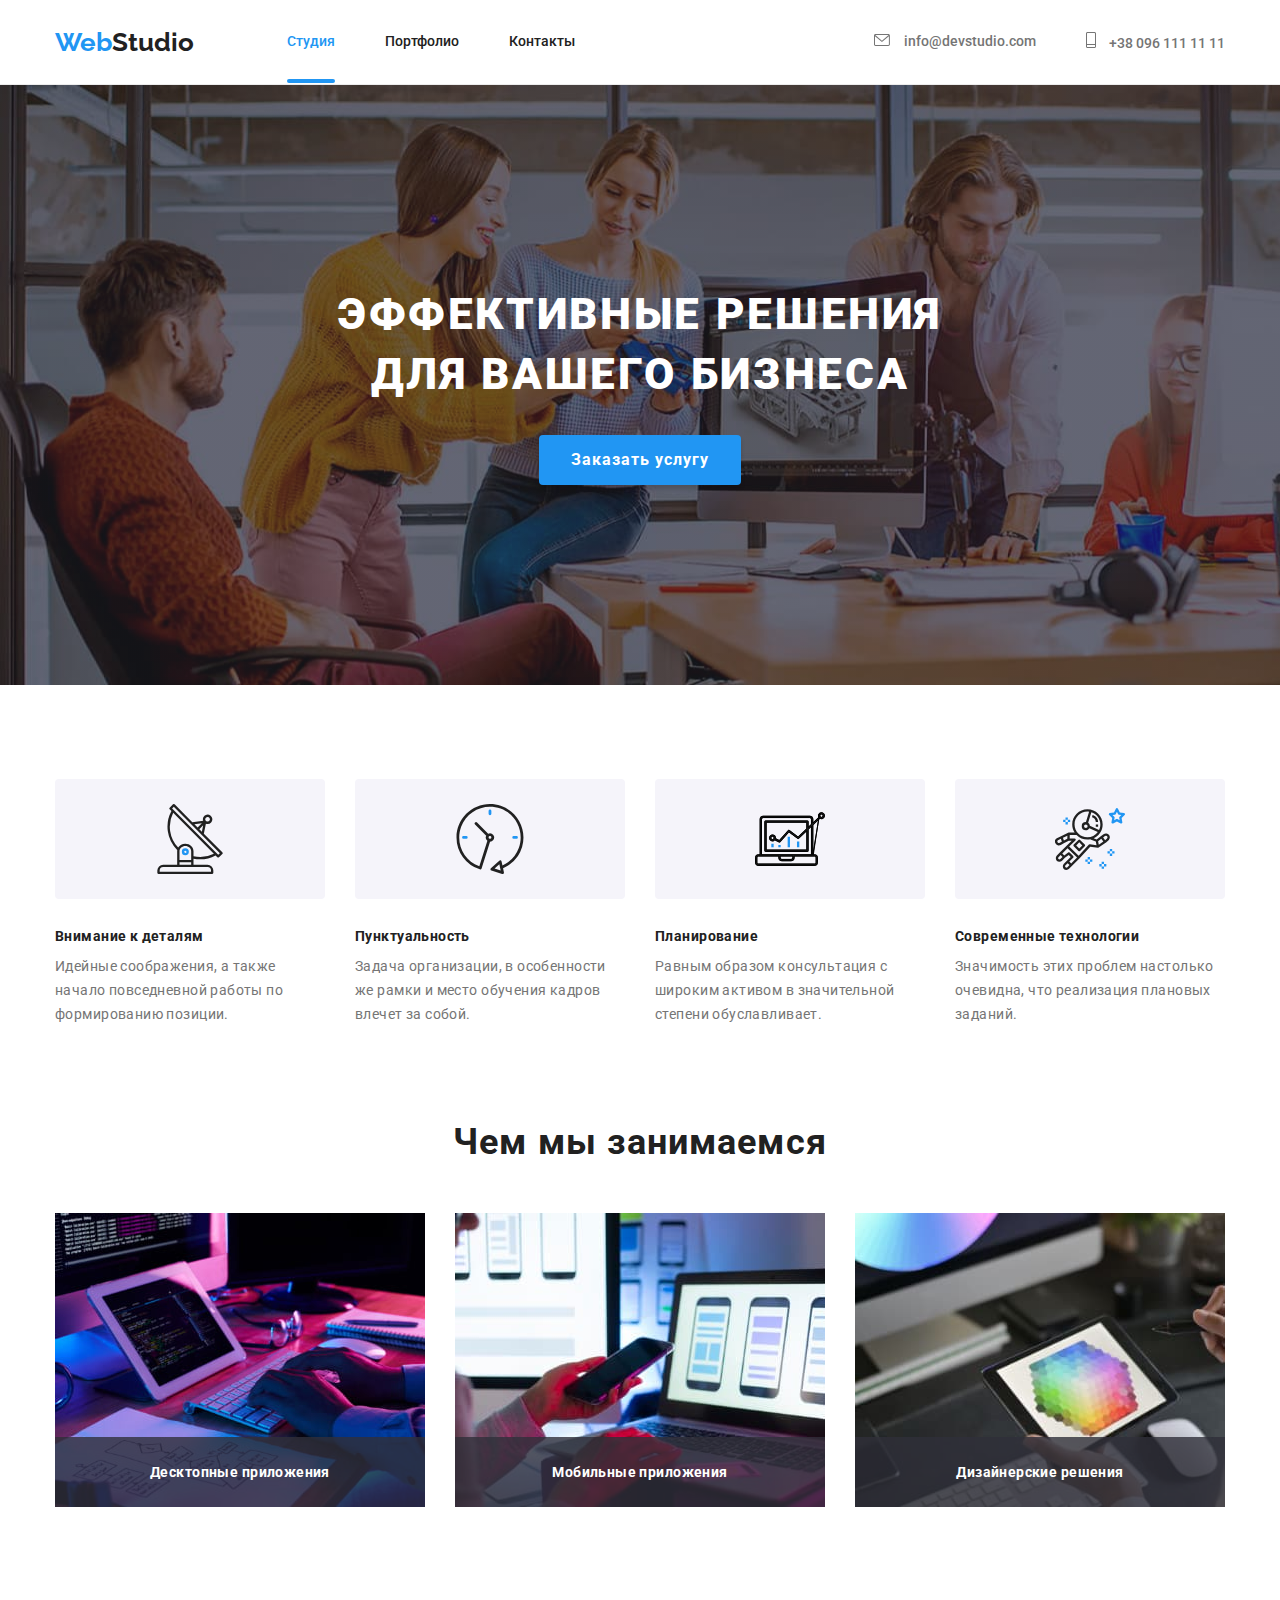
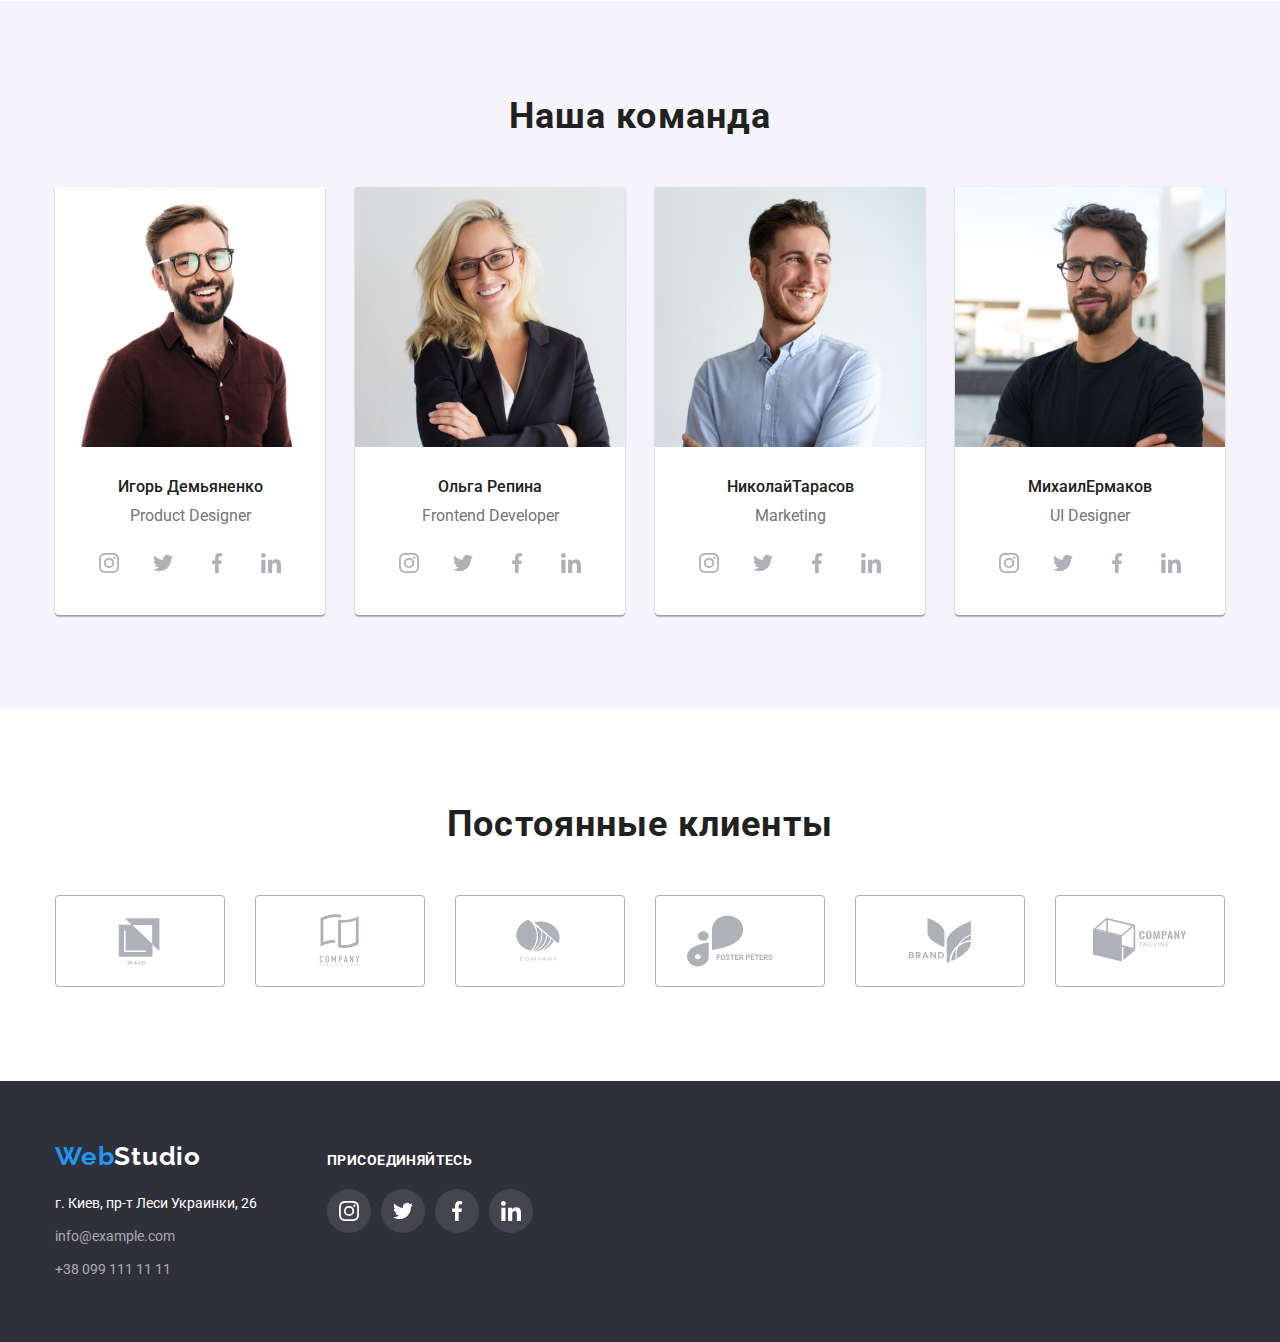
<file: index.html>
<!DOCTYPE html>
<html lang="ru">
  <head>
    <meta charset="UTF-8" />
    <meta http-equiv="X-UA-Compatible" content="IE=edge" />
    <meta name="viewport" content="width=device-width, initial-scale=1.0" />
    <title>WebStudio</title>
    <link
      rel="stylesheet"
      href="https://cdnjs.cloudflare.com/ajax/libs/modern-normalize/1.1.0/modern-normalize.min.css"
    />
    <link
      href="https://fonts.googleapis.com/css2?family=Raleway:wght@700&family=Roboto:wght@400;500;700;900&display=swap"
      rel="stylesheet"
    />
    <link rel="stylesheet" href="./css/styles.css" />
  </head>
  <body>
    <!--шапка сайта-->
    <header>
      <div class="container main-header">
        <nav class="main-nav">
          <a class="logo" href="./index.html"
            ><span class="logo-1">Web</span>Studio
          </a>
          <ul class="site-nav list">
            <li class="items">
              <a class="link current" href="./index.html">Студия</a>
            </li>
            <li class="items">
              <a class="link" href="./portfolio.html">Портфолио</a>
            </li>
            <li class="items">
              <a class="link" href="">Контакты</a>
            </li>
          </ul>
        </nav>
        <ul class="call list">
          <li class="items">
            <a class="link" href="mailto:info@devstudio.com">
              <svg class="emeil-icon">
                <use href="./images/icons.svg#icon-emeil"></use>
              </svg>
              info@devstudio.com
            </a>
          </li>
          <li class="items">
            <a class="link" href="tell:+380961111111">
              <svg class="tel-icon">
                <use href="./images/icons.svg#icon-tel"></use>
              </svg>
              +38 096 111 11 11</a
            >
          </li>
        </ul>
      </div>
    </header>
    <main>
      <!--герой-->
      <section class="hero img-hero">
        <div class="container">
          <h1 class="hero-title">
            Эффективные решения <br />
            для вашего бизнеса
          </h1>
          <button data-modal-open class="main-button" type="button">
            Заказать услугу
          </button>
        </div>
      </section>
      <!--преимущества-->
      <section class="section">
        <div class="container">
          <h2 class="hidden-header">Наши преимущества</h2>
          <ul class="benefits-section list">
            <li class="benefits-li">
              <div class="benefits-bkg">
                <svg class="benefits-icon">
                  <use href="./images/icons.svg#icon-antena"></use>
                </svg>
              </div>

              <h3 class="benefits-title">Внимание к деталям</h3>
              <p class="benefits">
                Идейные соображения, а также начало повседневной работы по
                формированию позиции.
              </p>
            </li>
            <li class="benefits-li">
              <div class="benefits-bkg">
                <svg class="benefits-icon">
                  <use href="./images/icons.svg#icon-chasi"></use>
                </svg>
              </div>
              <h3 class="benefits-title">Пунктуальность</h3>
              <p class="benefits">
                Задача организации, в особенности же рамки и место обучения
                кадров влечет за собой.
              </p>
            </li>
            <li class="benefits-li">
              <div class="benefits-bkg">
                <svg class="benefits-icon">
                  <use href="./images/icons.svg#icon-comp"></use>
                </svg>
              </div>
              <h3 class="benefits-title">Планирование</h3>
              <p class="benefits">
                Равным образом консультация с широким активом в значительной
                степени обуславливает.
              </p>
            </li>
            <li class="benefits-li">
              <div class="benefits-bkg">
                <svg class="benefits-icon">
                  <use href="./images/icons.svg#icon-cosmonavt"></use>
                </svg>
              </div>
              <h3 class="benefits-title">Современные технологии</h3>
              <p class="benefits">
                Значимость этих проблем настолько очевидна, что реализация
                плановых заданий.
              </p>
            </li>
          </ul>
        </div>
      </section>
      <!--примеры работ-->
      <section class="our-work section">
        <div class="container">
          <h2 class="title-two">Чем мы занимаемся</h2>
          <ul class="work-examples list">
            <li class="work-examples-li">
              <div class="work-examples-bkg">
                <img
                  src="./images/img.jpg"
                  alt="Человек набирает текст на клавиатуре планшета"
                  width="370"
                />
                <p class="work-examples-text">Десктопные приложения</p>
              </div>
            </li>
            <li class="work-examples-li">
              <div class="work-examples-bkg">
                <img
                  src="./images/box2.jpg"
                  alt="человек с телефоном работает за ноутбуком"
                  width="370"
                />
                <p class="work-examples-text">Мобильные приложения</p>
              </div>
            </li>
            <li class="work-examples-li">
              <div class="work-examples-bkg">
                <img
                  src="./images/box3.jpg"
                  alt="рука с планшетом"
                  width="370"
                />
                <p class="work-examples-text">Дизайнерские решения</p>
              </div>
            </li>
          </ul>
        </div>
      </section>
      <!--сотрудники-->
      <section class="employee section">
        <div class="container">
          <h2 class="title-two">Наша команда</h2>
          <ul class="employee-ul list">
            <li class="employee-li">
              <img src="./images/igor-demianenko.jpg" alt="Игорь Демьяненко" />
              <h3 class="name-employee">Игорь Демьяненко</h3>
              <p class="profession">Product Designer</p>

              <ul class="list soc-ul">
                <li class="soc-li">
                  <a href="/">
                    <svg width="20px" height="20px">
                      <use href="./images/icons.svg#icon-insta"></use>
                    </svg>
                  </a>
                </li>
                <li class="soc-li">
                  <a href="/">
                    <svg width="20px" height="20px">
                      <use href="./images/icons.svg#icon-twit"></use>
                    </svg>
                  </a>
                </li>
                <li class="soc-li">
                  <a href="/">
                    <svg width="20px" height="20px">
                      <use href="./images/icons.svg#icon-facebook"></use>
                    </svg>
                  </a>
                </li>
                <li class="soc-li">
                  <a href="/">
                    <svg width="20px" height="20px">
                      <use href="./images/icons.svg#icon-linkedin"></use>
                    </svg>
                  </a>
                </li>
              </ul>
            </li>

            <li class="employee-li">
              <img src="./images/olgarepina.jpg" alt="Ольга Репина" />
              <h3 class="name-employee">Ольга Репина</h3>
              <p class="profession">Frontend Developer</p>
              <div>
                <ul class="list soc-ul">
                  <li class="soc-li">
                    <a href="/">
                      <svg width="20px" height="20px">
                        <use href="./images/icons.svg#icon-insta"></use>
                      </svg>
                    </a>
                  </li>
                  <li class="soc-li">
                    <a href="/">
                      <svg width="20px" height="20px">
                        <use href="./images/icons.svg#icon-twit"></use>
                      </svg>
                    </a>
                  </li>
                  <li class="soc-li">
                    <a href="/">
                      <svg width="20px" height="20px">
                        <use href="./images/icons.svg#icon-facebook"></use>
                      </svg>
                    </a>
                  </li>
                  <li class="soc-li">
                    <a href="/">
                      <svg width="20px" height="20px">
                        <use href="./images/icons.svg#icon-linkedin"></use>
                      </svg>
                    </a>
                  </li>
                </ul>
              </div>
            </li>
            <li class="employee-li">
              <img src="./images/nikolaitarasov.jpg" alt="НиколайТарасов" />
              <h3 class="name-employee">НиколайТарасов</h3>
              <p class="profession">Marketing</p>
              <div>
                <ul class="list soc-ul">
                  <li class="soc-li">
                    <a href="/">
                      <svg width="20px" height="20px">
                        <use href="./images/icons.svg#icon-insta"></use>
                      </svg>
                    </a>
                  </li>
                  <li class="soc-li">
                    <a href="/">
                      <svg width="20px" height="20px">
                        <use href="./images/icons.svg#icon-twit"></use>
                      </svg>
                    </a>
                  </li>
                  <li class="soc-li">
                    <a href="/">
                      <svg width="20px" height="20px">
                        <use href="./images/icons.svg#icon-facebook"></use>
                      </svg>
                    </a>
                  </li>
                  <li class="soc-li">
                    <a href="/">
                      <svg width="20px" height="20px">
                        <use href="./images/icons.svg#icon-linkedin"></use>
                      </svg>
                    </a>
                  </li>
                </ul>
              </div>
            </li>
            <li class="employee-li">
              <img src="./images/mihailermakov.jpg" alt="МихаилЕрмаков" />
              <h3 class="name-employee">МихаилЕрмаков</h3>
              <p class="profession">UI Designer</p>
              <div>
                <ul class="list soc-ul">
                  <li class="soc-li">
                    <a href="/">
                      <svg width="20px" height="20px">
                        <use href="./images/icons.svg#icon-insta"></use>
                      </svg>
                    </a>
                  </li>
                  <li class="soc-li">
                    <a href="/">
                      <svg width="20px" height="20px">
                        <use href="./images/icons.svg#icon-twit"></use>
                      </svg>
                    </a>
                  </li>
                  <li class="soc-li">
                    <a href="/">
                      <svg width="20px" height="20px">
                        <use href="./images/icons.svg#icon-facebook"></use>
                      </svg>
                    </a>
                  </li>
                  <li class="soc-li">
                    <a href="/">
                      <svg width="20px" height="20px">
                        <use href="./images/icons.svg#icon-linkedin"></use>
                      </svg>
                    </a>
                  </li>
                </ul>
              </div>
            </li>
          </ul>
        </div>
      </section>
      <section class="section">
        <div>
          <h2 class="title-two">Постоянные клиенты</h2>
          <ul class="clients list">
            <li>
              <a class="clients-link" href="/">
                <svg width="106px" height="60px">
                  <use href="./images/icons.svg#icon-client1"></use>
                </svg>
              </a>
            </li>
            <li>
              <a class="clients-link" href="/">
                <svg width="106px" height="60px">
                  <use href="./images/icons.svg#icon-client2"></use>
                </svg>
              </a>
            </li>
            <li>
              <a class="clients-link" href="/">
                <svg width="106px" height="60px">
                  <use href="./images/icons.svg#icon-client3"></use>
                </svg>
              </a>
            </li>
            <li>
              <a class="clients-link" href="/">
                <svg width="106px" height="60px">
                  <use href="./images/icons.svg#icon-client4"></use>
                </svg>
              </a>
            </li>
            <li>
              <a class="clients-link" href="/">
                <svg width="106px" height="60px">
                  <use href="./images/icons.svg#icon-client5"></use>
                </svg>
              </a>
            </li>
            <li>
              <a class="clients-link" href="/">
                <svg width="106px" height="60px">
                  <use href="./images/icons.svg#icon-client6"></use>
                </svg>
              </a>
            </li>
          </ul>
        </div>
      </section>
    </main>
    <!--футер-->
    <footer class="footer">
      <div class="container footer-container">
        <div>
          <a class="logo-footer" href="./index.html"
            ><span class="logo-footer-web">Web</span>Studio</a
          >
          <address>
            <ul class="list">
              <li>
                <a
                  class="address"
                  href="https://www.google.com/maps/place/%D0%B1%D1%83%D0%BB.+%D0%9B%D0%B5%D1%81%D0%B8+%D0%A3%D0%BA%D1%80%D0%B0%D0%B8%D0%BD%D0%BA%D0%B8,+26,+%D0%9A%D0%B8%D0%B5%D0%B2,+02000/@50.4265807,30.5361971,17z/data=!3m1!4b1!4m5!3m4!1s0x40d4cf0e033ecbe9:0x57a4dffefec77da0!8m2!3d50.4265807!4d30.5383858"
                  >г. Киев, пр-т Леси Украинки, 26</a
                >
              </li>
              <li>
                <a class="address-link" href="mailto:info@example.com"
                  >info@example.com</a
                >
              </li>
              <li>
                <a class="address-link" href="tel:+380991111111"
                  >+38 099 111 11 11</a
                >
              </li>
            </ul>
          </address>
        </div>
        <div class="join">
          <h3 class="header-footer">Присоединяйтесь</h3>
          <ul class="join-ul list">
            <li class="join-li">
              <a href="/">
                <svg width="20px" height="20px">
                  <use href="./images/icons.svg#icon-insta"></use>
                </svg>
              </a>
            </li>
            <li class="join-li">
              <a href="/">
                <svg width="20px" height="20px">
                  <use href="./images/icons.svg#icon-twit"></use>
                </svg>
              </a>
            </li>
            <li class="join-li">
              <a href="/">
                <svg width="20px" height="20px">
                  <use href="./images/icons.svg#icon-facebook"></use>
                </svg>
              </a>
            </li>
            <li class="join-li">
              <a href="/">
                <svg width="20px" height="20px">
                  <use href="./images/icons.svg#icon-linkedin"></use>
                </svg>
              </a>
            </li>
          </ul>
        </div>
      </div>
    </footer>
    <div data-modal class="backdrop is-hidden">
      <div class="modal">
        <button data-modal-close class="close-modal">
          <svg width="11" height="11">
            <use href="./images/icons.svg#icon-vector"></use>
          </svg>
        </button>
      </div>
    </div>
    <script src="./js/modal.js"></script>
  </body>
</html>
</file>
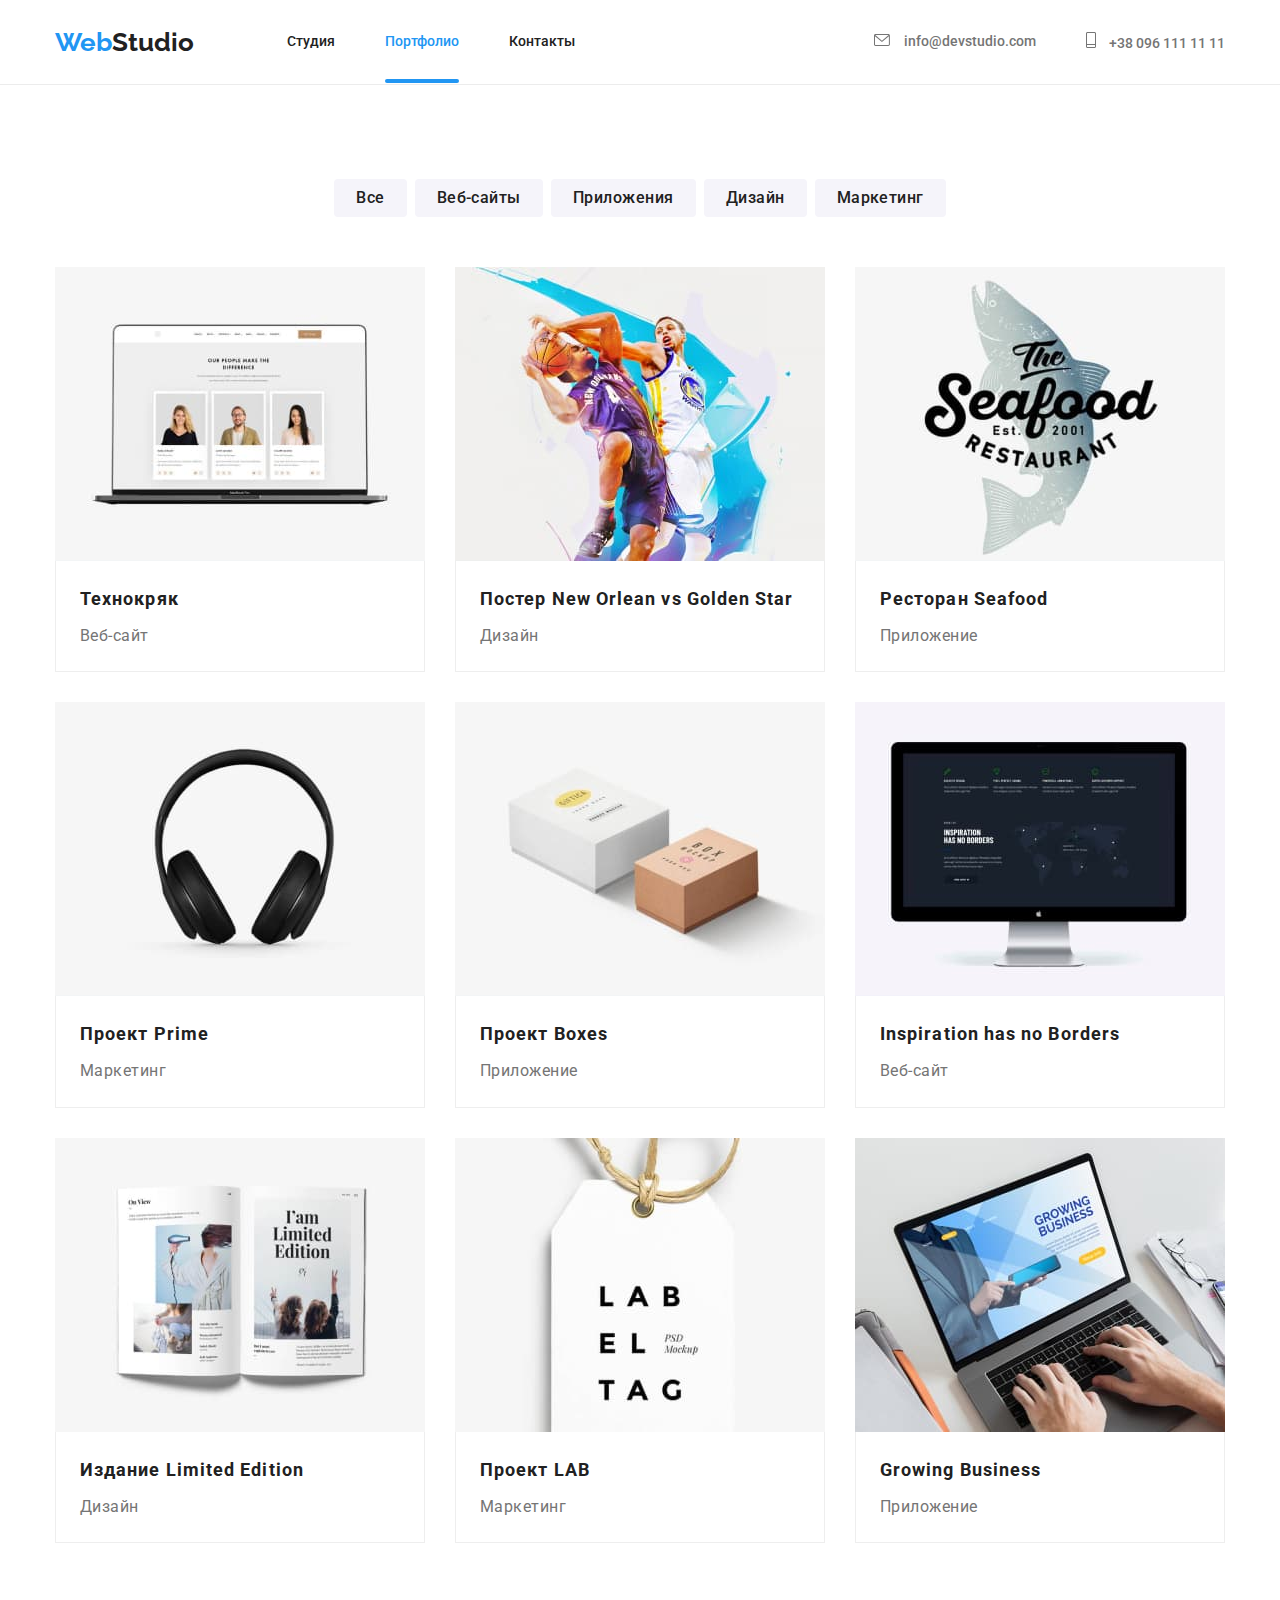
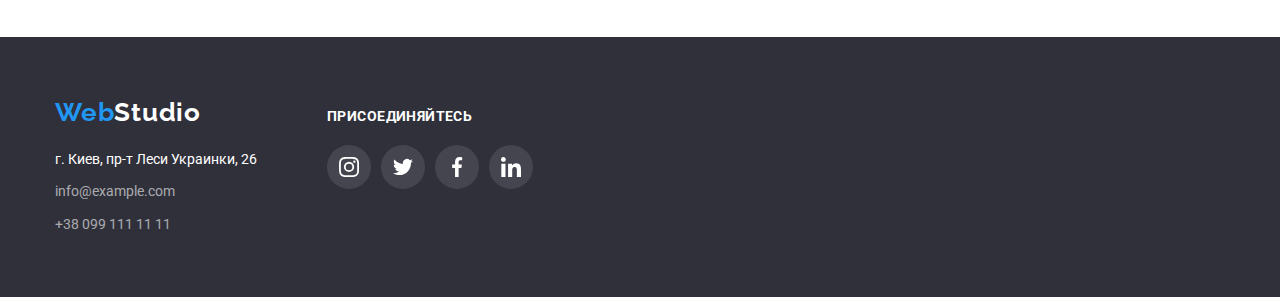
<file: portfolio.html>
<!DOCTYPE html>
<html lang="ru">
  <head>
    <meta charset="UTF-8" />
    <meta http-equiv="X-UA-Compatible" content="IE=edge" />
    <meta name="viewport" content="width=device-width, initial-scale=1.0" />
    <title>WebStudio</title>
    <link
      rel="stylesheet"
      href="https://cdnjs.cloudflare.com/ajax/libs/modern-normalize/1.1.0/modern-normalize.min.css"
    />
    <link
      href="https://fonts.googleapis.com/css2?family=Raleway:wght@700&family=Roboto:wght@400;500;700;900&display=swap"
      rel="stylesheet"
    />
    <link rel="stylesheet" href="./css/styles.css" />
  </head>
  <body>
    <!--шапка сайта-->
    <header>
      <div class="container main-header">
        <nav class="main-nav">
          <a class="logo" href="./index.html"
            ><span class="logo-1">Web</span>Studio
          </a>
          <ul class="site-nav list">
            <li class="items">
              <a class="link" href="./index.html">Студия</a>
            </li>
            <li class="items">
              <a class="link current" href="./portfolio.html">Портфолио</a>
            </li>
            <li class="items">
              <a class="link" href="">Контакты</a>
            </li>
          </ul>
        </nav>
        <ul class="call list">
          <li class="items">
            <a class="link" href="mailto:info@devstudio.com">
              <svg class="emeil-icon">
                <use href="./images/icons.svg#icon-emeil"></use>
              </svg>
              info@devstudio.com
            </a>
          </li>
          <li class="items">
            <a class="link" href="tell:+380961111111">
              <svg class="tel-icon">
                <use href="./images/icons.svg#icon-tel"></use>
              </svg>
              +38 096 111 11 11</a
            >
          </li>
        </ul>
      </div>
    </header>
    <main>
      <!--фильтр-->
      <section class="section">
        <div class="container">
          <h1 class="hidden-header">Фильтр</h1>
          <ul class="filter-link list">
            <li><button class="filter" type="button">Все</button></li>
            <li><button class="filter" type="button">Веб-сайты</button></li>
            <li><button class="filter" type="button">Приложения</button></li>
            <li><button class="filter" type="button">Дизайн</button></li>
            <li><button class="filter" type="button">Маркетинг</button></li>
          </ul>
          <ul class="galery list">
            <li class="galery-li">
              <a class="link-filter" href="">
                <div class="img-frame">
                  <img
                    src="./images/tehnokryak.jpg"
                    alt="сайт Технокряк открыт на ноутбуке"
                  />

                  <p class="card-text">
                    Технокряк это современная площадка распространения
                    коронавируса. Компании используют эту платформу для
                    цифрового шпионажа и атак на защищённые сервера конкурентов.
                  </p>
                </div>
                <div class="frame">
                  <h3 class="title-filter">Технокряк</h3>
                  <p class="text-filter">Веб-сайт</p>
                </div>
              </a>
            </li>
            <li class="galery-li">
              <a class="link-filter" href="">
                <div class="img-frame">
                  <img
                    src="./images/neworlean.jpg"
                    alt="Два баскетболиста из разных команд"
                  />
                  <p class="card-text">
                    Технокряк это современная площадка распространения
                    коронавируса. Компании используют эту платформу для
                    цифрового шпионажа и атак на защищённые сервера конкурентов.
                  </p>
                </div>
                <div class="frame">
                  <h3 class="title-filter">Постер New Orlean vs Golden Star</h3>
                  <p class="text-filter">Дизайн</p>
                </div>
              </a>
            </li>
            <li class="galery-li">
              <a class="link-filter" href="">
                <div class="img-frame">
                  <img src="./images/seafood.jpg" alt="Логотип ресторана" />
                  <p class="card-text">
                    Технокряк это современная площадка распространения
                    коронавируса. Компании используют эту платформу для
                    цифрового шпионажа и атак на защищённые сервера конкурентов.
                  </p>
                </div>
                <div class="frame">
                  <h3 class="title-filter">Ресторан Seafood</h3>
                  <p class="text-filter">Приложение</p>
                </div>
              </a>
            </li>
            <li class="galery-li">
              <a class="link-filter" href="">
                <div class="img-frame">
                  <img src="./images/prime.jpg" alt="Наушники" />
                  <p class="card-text">
                    Технокряк это современная площадка распространения
                    коронавируса. Компании используют эту платформу для
                    цифрового шпионажа и атак на защищённые сервера конкурентов.
                  </p>
                </div>
                <div class="frame">
                  <h3 class="title-filter">Проект Prime</h3>
                  <p class="text-filter">Маркетинг</p>
                </div>
              </a>
            </li>
            <li class="galery-li">
              <a class="link-filter" href="">
                <div class="img-frame">
                  <img src="./images/boxes.jpg" alt="Две коробки" />
                  <p class="card-text">
                    Технокряк это современная площадка распространения
                    коронавируса. Компании используют эту платформу для
                    цифрового шпионажа и атак на защищённые сервера конкурентов.
                  </p>
                </div>
                <div class="frame">
                  <h3 class="title-filter">Проект Boxes</h3>
                  <p class="text-filter">Приложение</p>
                </div>
              </a>
            </li>
            <li class="galery-li">
              <a class="link-filter" href="">
                <div class="img-frame">
                  <img
                    src="./images/inspiration.jpg"
                    alt="Монитор с открытым веб-сайтом"
                  />
                  <p class="card-text">
                    Технокряк это современная площадка распространения
                    коронавируса. Компании используют эту платформу для
                    цифрового шпионажа и атак на защищённые сервера конкурентов.
                  </p>
                </div>
                <div class="frame">
                  <h3 class="title-filter">Inspiration has no Borders</h3>
                  <p class="text-filter">Веб-сайт</p>
                </div>
              </a>
            </li>
            <li class="galery-li">
              <a class="link-filter" href="">
                <div class="img-frame">
                  <img src="./images/limited-edition.jpg" alt="книга" />
                  <p class="card-text">
                    Технокряк это современная площадка распространения
                    коронавируса. Компании используют эту платформу для
                    цифрового шпионажа и атак на защищённые сервера конкурентов.
                  </p>
                </div>
                <div class="frame">
                  <h3 class="title-filter">Издание Limited Edition</h3>
                  <p class="text-filter">Дизайн</p>
                </div>
              </a>
            </li>
            <li class="galery-li">
              <a class="link-filter" href="">
                <div class="img-frame">
                  <img src="./images/lab.jpg" alt="Бирка" />
                  <p class="card-text">
                    Технокряк это современная площадка распространения
                    коронавируса. Компании используют эту платформу для
                    цифрового шпионажа и атак на защищённые сервера конкурентов.
                  </p>
                </div>
                <div class="frame">
                  <h3 class="title-filter">Проект LAB</h3>
                  <p class="text-filter">Маркетинг</p>
                </div>
              </a>
            </li>
            <li class="galery-li">
              <a class="link-filter" href="">
                <div class="img-frame">
                  <img
                    src="./images/growing-business.jpg"
                    alt="Руки на клавиатуре ноутбука"
                  />
                  <p class="card-text">
                    Технокряк это современная площадка распространения
                    коронавируса. Компании используют эту платформу для
                    цифрового шпионажа и атак на защищённые сервера конкурентов.
                  </p>
                </div>
                <div class="frame">
                  <h3 class="title-filter">Growing Business</h3>
                  <p class="text-filter">Приложение</p>
                </div>
              </a>
            </li>
          </ul>
        </div>
      </section>
    </main>
    <footer class="footer">
      <div class="container footer-container">
        <div>
          <a class="logo-footer" href="./index.html"
            ><span class="logo-footer-web">Web</span>Studio</a
          >
          <address>
            <ul class="list">
              <li>
                <a
                  class="address"
                  href="https://www.google.com/maps/place/%D0%B1%D1%83%D0%BB.+%D0%9B%D0%B5%D1%81%D0%B8+%D0%A3%D0%BA%D1%80%D0%B0%D0%B8%D0%BD%D0%BA%D0%B8,+26,+%D0%9A%D0%B8%D0%B5%D0%B2,+02000/@50.4265807,30.5361971,17z/data=!3m1!4b1!4m5!3m4!1s0x40d4cf0e033ecbe9:0x57a4dffefec77da0!8m2!3d50.4265807!4d30.5383858"
                  >г. Киев, пр-т Леси Украинки, 26</a
                >
              </li>
              <li>
                <a class="address-link" href="mailto:info@example.com"
                  >info@example.com</a
                >
              </li>
              <li>
                <a class="address-link" href="tel:+380991111111"
                  >+38 099 111 11 11</a
                >
              </li>
            </ul>
          </address>
        </div>
        <div class="join">
          <h3 class="header-footer">Присоединяйтесь</h3>
          <ul class="join-ul list">
            <li class="join-li">
              <a href="/">
                <svg width="20px" height="20px">
                  <use href="./images/icons.svg#icon-insta"></use>
                </svg>
              </a>
            </li>
            <li class="join-li">
              <a href="/">
                <svg width="20px" height="20px">
                  <use href="./images/icons.svg#icon-twit"></use>
                </svg>
              </a>
            </li>
            <li class="join-li">
              <a href="/">
                <svg width="20px" height="20px">
                  <use href="./images/icons.svg#icon-facebook"></use>
                </svg>
              </a>
            </li>
            <li class="join-li">
              <a href="/">
                <svg width="20px" height="20px">
                  <use href="./images/icons.svg#icon-linkedin"></use>
                </svg>
              </a>
            </li>
          </ul>
        </div>
      </div>
    </footer>
  </body>
</html>
</file>
<file: css/styles.css>
:root{
    --primary-text-color: #757575 ;
    --tittle-text-color: #212121;
    --accent-color:#2196F3;
    --white-color:#ffffff;
    --background-grey: #2F303A;
    --background-light-grey: #F5F4FA;
    --card-set-gap: 30px;
    --icon-color: #AFB1B8;
}
body{
    background-color: var(--white-color);
    color: var(--primary-text-color);
    font-family: roboto, sans-serif;
}
.list {
    padding: 0;
    margin: 0;
    list-style: none;
}
img{
    display: block;
    max-width: 100%;
    height: auto;
}

/* основной цвет текста #212121 */
/* вторичный цвет текста #757575 */
/* белый #FFFFFF */
/* акцент #2196F3 */
/* вторичный цвет фона #F5F4FA */
/* фон футер и герой #2F303A */
.container{
    width: 1200px;
    padding-left: 15px;
    padding-right: 15px;
    margin: 0 auto;
}
h1,h2,h3,h4,h5,h6,p,ul{
    margin-top: 0;
    margin-bottom: 0;
}
.section{
    padding-top: 94px;
    padding-bottom: 94px;
}
.section.no-padding{
    padding-top: 0;
    padding-bottom: 0;
}

/* Шапка */
.logo {
    color: var(--tittle-text-color);
    text-decoration: none; 
    font-family: Raleway;
    font-weight: bold;
    font-size: 26px;
    line-height: 1.19;
    margin-right: 93px;
}
.logo-1 {
    color: var(--accent-color);
}
/* site-nav */
.site-nav{
    display: flex; 
}
.site-nav .items:not(:last-child){
    margin-right: 50px;
}
.current {
    color: var(--accent-color);
}

.current::after{
    content: '';
    position: absolute;
    bottom: -1px;
    display: block;
    width: 100%;
    height: 4px;
    border-radius: 2px;
    background-color: var(--accent-color);
    
}
.emeil-icon{
    width: 16px;
    height: 12px;
    margin-right: 11px;
    fill: currentColor;
}
.tel-icon{
    width: 10px;
    height: 16px;
    margin-right: 10px;
    fill: currentColor;
}

.site-nav .link {
    display: block;
    padding-top: 32px;
    padding-bottom: 32px;
    color: var(--tittle-text-color);
    font-weight: 500;
    font-size: 14px;
    line-height: 1.14;
    text-decoration: none;
    position: relative;
    transition: color 250ms cubic-bezier(0.4, 0, 0.2, 1);
}
.link.current {
  color: var(--accent-color);
}

.site-nav .link:hover,
.site-nav .link:focus{
    color: var(--accent-color);
    
}
.call{
    display: flex;
    padding-top: 32px;
    padding-bottom: 32px;
    margin-left: auto;
}
.call .items:not(:last-child){
    margin-right: 50px;
}
.call .link{
    color: var(--primary-text-color);
    font-weight: 500;
    font-size: 14px;
    line-height: 1.14px;
    text-decoration: none;
    transition: color 250ms cubic-bezier(0.4, 0, 0.2, 1);
}
.call .link:focus,
.call .link:hover{
    color: var(--accent-color);
    
}

.main-nav{
    display: flex;
    align-items: center;
}
header{
    border-bottom: 1px solid #ECECEC;
}

.main-header{
    display: flex;
    align-items: center;
}

/* Герой */

.img-hero{
   background-image: 
   linear-gradient(to right,rgba(47, 48, 58, 0.4),rgba(47, 48, 58, 0.4)), 
   url('../images/img-hero.jpg');
    background-repeat: no-repeat;
    max-width: 1600px;
    margin-left: auto;
    margin-right: auto;
    
}
.hero{
    padding-top: 200px;
    padding-bottom: 200px;
    background-color: var(--background-grey);
    text-align: center;
}
.hero-title{
    margin-bottom: var(--card-set-gap);
    font-weight: 900;
    font-size: 44px;
    line-height: 1.36;
    letter-spacing: 0.06em;
    text-transform: uppercase;
    color: var(--white-color);
}
.main-button{
    min-width: 200px;
    min-height: 50px;
    padding: 10px 32px;
    font-weight: bold;
    font-size: 16px;
    line-height: 1.88;
    align-items: center;
    text-align: center;
    cursor: pointer;
    letter-spacing: 0.06em;
    border-radius: 4px;
    border: transparent;
    box-shadow: 0px 4px 4px rgba(0, 0, 0, 0.15);
    background-color: var(--accent-color);
    color: var(--white-color);
}

/* Преимущества */

.hidden-header{
display: none;
}
.benefits-section{
    display: flex;
    justify-content: center;
}
.benefits-bkg{
    display: flex;
    justify-content: center;
    align-items: center;
    
    border-radius: 4px;
    background-color: var(--background-light-grey);
     
    margin-bottom: 30px;  
    height: 120px;
}
.benefits-icon{
    display: flex;
    align-items: center;
    width: 70px;
    height: 70px;
}

.benefits-li{
width: 270px;
} 

.benefits-li:not(:first-child){
    margin-left:var(--card-set-gap);
}

.benefits{
    font-size: 14px;
    line-height: 1.71;
    letter-spacing: 0.03em;
    
}
.benefits-title{
    margin-bottom: 10px;
    font-weight: bold;
    font-size: 14px;
    line-height: 1.14;
    letter-spacing: 0.03em;
    color: var(--tittle-text-color);
}

/* Примеры работ */
.our-work{
    padding-top: 0;
}
.title-two{
    font-weight: bold;
    font-size: 36px;
    line-height: 1.17;
    text-align: center;
    color: var(--tittle-text-color);
    letter-spacing: 0.03em;
    margin-bottom: 50px;
}
.work-examples{
    display: flex;
}
.work-examples-li:not(:first-child){
    margin-left: var(--card-set-gap); 
}
.work-examples-bkg{
    position: relative;
}


.work-examples-bkg > .work-examples-text{
    position: absolute;
    left: 0;
    bottom: 0;
    width: 100%;
    height: 70px;
    display: flex;
    justify-content: center;
    align-items: center;
    
    background-color: rgba(47, 48, 58, 0.8);
    
  
    font-family: Roboto;
    font-style: normal;
    font-weight: bold;
    font-size: 14px;
    color: rgba(255, 255, 255, 1);
    line-height: 0.875;
    letter-spacing: 0.03em;
}

.employee{
    background-color: var(--background-light-grey);
}
.employee-ul{
    display: flex;
}

.name-employee{
    font-weight: 500;
    font-size: 16px;
    line-height: 1.19;
    color: var(--tittle-text-color);
    margin-top: var(--card-set-gap);
    margin-bottom: 10px;
}
.profession{
    font-size: 16px;
    line-height: 1.19;
    margin-bottom: 16px;
}
.employee-li:not(:first-child){
    margin-left: var(--card-set-gap);
}
.employee-li{
    box-shadow: 0px 1px 3px rgba(0, 0, 0, 0.12), 0px 1px 1px rgba(0, 0, 0, 0.14), 0px 2px 1px rgba(0, 0, 0, 0.2);
    border-radius: 0px 0px 4px 4px;
    width: 270px;
    background: #FFFFFF;
    text-align: center;
}
.soc-ul{
    display: flex;
    justify-content: center;
    margin-bottom: var(--card-set-gap);}
.soc-li a{
    color: var(--icon-color);
    display: flex;
    width: 44px;
    height: 44px;
    border-radius: 50%;
    justify-content: center;
    align-items: center;
    transition: color 250ms cubic-bezier(0.4, 0, 0.2, 1), background-color 250ms cubic-bezier(0.4, 0, 0.2, 1) ;
    
}
.soc-li a:hover,
.soc-li a:focus{
    color: var(--white-color);
    background-color: var(--accent-color);
    
}
.soc-li:not(:first-child){
    margin-left: 10px; 
}
.soc-li a svg{
    fill: currentColor;
}

.clients{
    display: flex;
    justify-content: center;
}
.clients li:not(:first-child){
    margin-left: 30px;
}
.clients li svg{
    fill: currentColor;
}
.clients-link{
    display: flex;
    width: 170px;
    height: 92px;
    justify-content: center;
    align-items: center;
    border: 1px solid var(--icon-color);
    border-radius: 4px;
    color:var(--icon-color);
    transition: color 250ms cubic-bezier(0.4, 0, 0.2, 1), border 250ms cubic-bezier(0.4, 0, 0.2, 1);
}
.clients-link:hover,
.clients-link:focus{
    color: var(--accent-color);
    border-color: var(--accent-color);
    
}


/* Подвал */

.footer{
    background-color: var(--background-grey);
    padding-top: 60px;
    padding-bottom: 60px;
    
}
.footer-container{
    display: flex;
    justify-content: flex-start;
    align-items: baseline;
}
.logo-footer{
    font-family: Raleway;
    font-style: normal;
    font-weight: bold;
    font-size: 26px;
    line-height: 1.19;
    color: var(--white-color);
    letter-spacing: 0.03em;
    text-decoration: none;
    margin-bottom: 20px;
    display: block;
}

.logo-footer-web{
    color: var(--accent-color);
    
}

address li:not(:last-child){
    margin-bottom: 9px;
}
.address{
    text-decoration: none;
    font-style: normal;
    font-size: 14px;
    line-height: 1.7;
    color: var(--white-color);
    margin-top: 20px;
    transition: color 250ms cubic-bezier(0.4, 0, 0.2, 1);
}
.address:hover,
.adress:focus{
    color: var(--accent-color);
    
}
.address-link{
    text-decoration: none;
    font-style: normal;
    font-size: 14px;
    line-height: 1.7;
    color: rgba(255, 255, 255, 0.6);
    margin-bottom: 60px;
    transition: color 250ms cubic-bezier(0.4, 0, 0.2, 1);
}
.address-link:hover,
.address-link:focus{
    color: var(--accent-color);
   
}
.join{
    margin-left: 70px;
}
.header-footer{
    display: flex;
    font-family: Roboto;
    font-style: normal;
    font-weight: bold;
    font-size: 14px;
    line-height: 1.14;
    letter-spacing: 0.03em;
    text-transform: uppercase;
    color: var(--white-color);
    margin-bottom: 20px;
}
.join-ul{
    display: flex;
}
.join a svg{
    fill: currentColor;
}
.join-li a{
    color: var(--white-color);
    display: flex;
    width: 44px;
    height: 44px;
    border-radius: 50%;
    justify-content: center;
    align-items: center;

    background-color: rgba(255, 255, 255, 0.1);
    transition: background-color 250ms cubic-bezier(0.4, 0, 0.2, 1);
}
.join-li:not(:first-child){
    margin-left: 10px;
}
.join-li a:hover,
.join-li a:focus{
    background-color: var(--accent-color);
    
}


/* страница портфолио */
.filter-link{
    text-align: center;
    display: flex;
    justify-content: center;
    margin-bottom: 50px;
}
.filter-link li:nth-child(1n+2){
    margin-left: 8px;
}
.filter{
    font-style: normal;
    font-weight: 500;
    font-size: 16px;
    line-height: 26px;
    border-radius: 4px;
    padding: 6px 22px;
    border: none;
    cursor: pointer;
    text-align: center;
    letter-spacing: 0.03em;

    color: var(--tittle-text-color);
    background: #F5F4FA;
    transition: color 250ms cubic-bezier(0.4, 0, 0.2, 1), 
        background-color 250ms cubic-bezier(0.4, 0, 0.2, 1), 
        box-shadow 250ms cubic-bezier(0.4, 0, 0.2, 1);
}

.filter:hover,
.filter:focus{
    background-color:  var(--accent-color);
    color: var(--white-color);
    box-shadow: 0px 3px 1px rgba(0, 0, 0, 0.1), 0px 1px 2px rgba(0, 0, 0, 0.08), 0px 2px 2px rgba(0, 0, 0, 0.12);
    
}
.link-filter{
    text-decoration: none;
    padding: 0;
    margin: 0;
    display: block;
    transition: box-shadow 250ms cubic-bezier(0.4, 0, 0.2, 1);
}
.link-filter:hover,
.link-filter:focus{
    box-shadow: 0px 1px 1px rgba(0, 0, 0, 0.12), 0px 4px 4px rgba(0, 0, 0, 0.06), 1px 4px 6px rgba(0, 0, 0, 0.16);
    
}

.galery{
    padding: 0;
    margin: 0;
    list-style: none;
    display: flex;
    flex-wrap: wrap;
    margin-left: calc(-1 * var(--card-set-gap));
    margin-top: calc(-1 * var(--card-set-gap));
    
}

.title-filter{
    font-size: 18px;
    line-height: 2;
    letter-spacing: 0.06em;
    margin-bottom: 4px;
    
    color: var(--tittle-text-color);
}
.text-filter{
    font-size: 16px;
    line-height: 1.88;
    letter-spacing: 0.03em;
    color: var(--primary-text-color);
}
.frame{
border: 1px solid #EEEEEE;
border-top: none;
padding: 20px 24px;
}
.galery-li{
    flex-basis: calc(100%/3 - var(--card-set-gap));
    margin-left: var(--card-set-gap);
    margin-top: var(--card-set-gap);   
    
}


.img-frame {
    position: relative;
    overflow: hidden;
}
.card-text{
    position: absolute;
    top: 0;
    left: 0;
    width: 100%;
    height: 100%;
    padding: 63px 24px;
    
    font-size: 18px;
    line-height: 1.5;
    letter-spacing: 0.03em;
    
    background: rgba(33, 150, 243, 0.9);
    color: var(--white-color);

    transform: translateY(100%);
    transition-property: transform;
    transition-duration: 250ms;
    transition-timing-function: cubic-bezier(0.4, 0, 0.2, 1);
}
.link-filter:hover .card-text,
.link-filter:focus .card-text {
  transform: translateY(0);
}

/* модальное окно */
.backdrop{
    position: fixed;
    top: 0;
    left: 0;
    width: 100%;
    height: 100%;

    background-color: rgba(0,0,0,0.2);
}
.backdrop.is-hidden{
    opacity: 0;
    pointer-events: none;
    visibility: visible;
}
.backdrop.is-hidden .modal{
    transform: translate(-50%,-50%) scaleY(0);
}
.modal{
    position: absolute;
    top: 50%;
    left: 50%;
    transform: translate(-50%,-50%);

    min-width: 528px;
    min-height: 581px;
    border-radius: 4px;
    
    transition-property: transform;
    transition-duration:250ms;
    transition-timing-function:cubic-bezier(0.4, 0, 0.2, 1) ;

    background-color: var(--white-color);
    box-shadow: 0px 1px 3px rgba(0, 0, 0, 0.12), 0px 1px 1px rgba(0, 0, 0, 0.14),
    0px 2px 1px rgba(0, 0, 0, 0.2);
}
.close-modal{
    position: absolute;
    display: flex;
    justify-content: center;
    align-items: center;

    top: 8px;
    right: 8px;
    width: 30px;
    height: 30px;
    border-radius: 50%;
    border: 1px solid #0000001a;

    background-color: #ffffff; 
}
</file>
